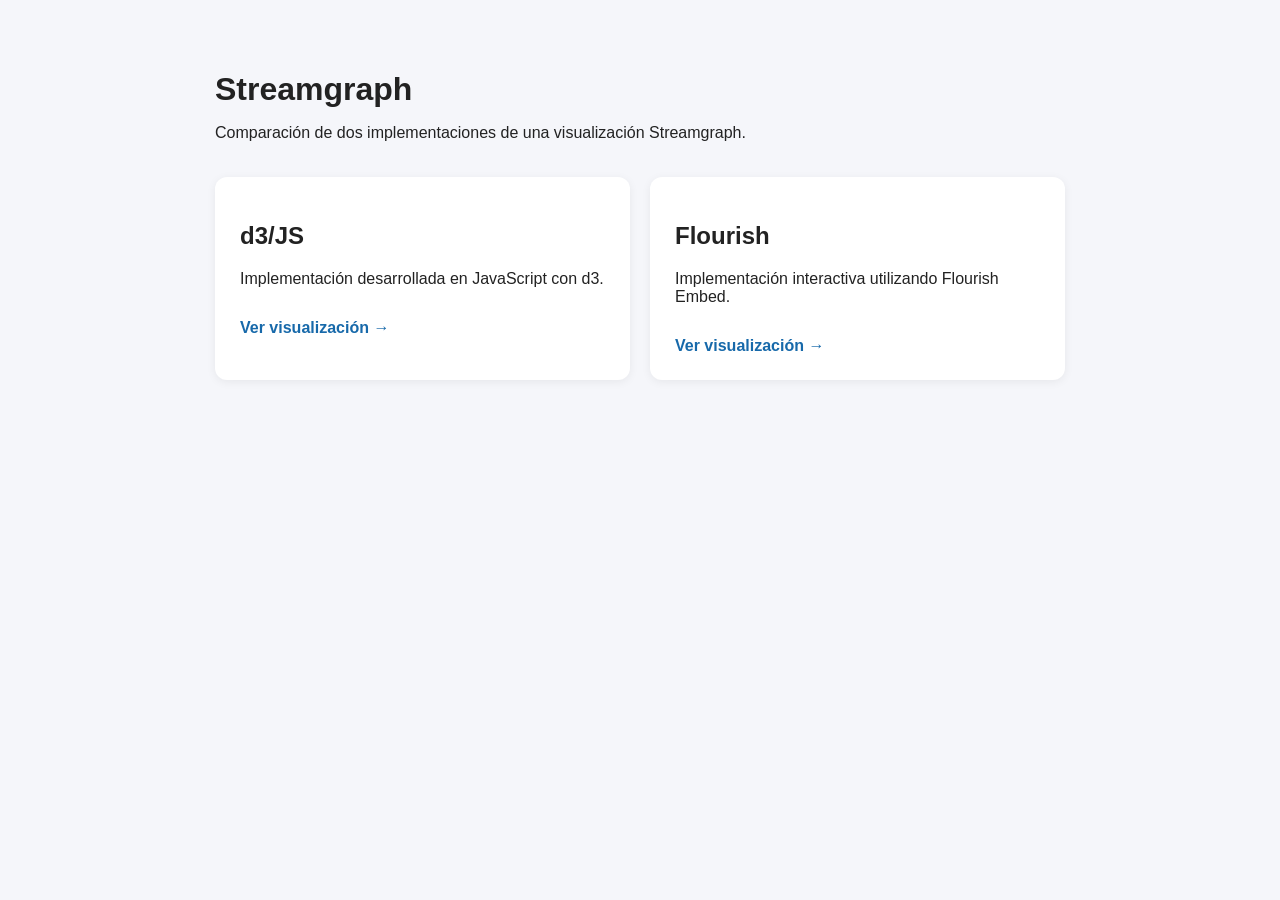
<file: index.html>
<!DOCTYPE html>
<html lang="es">
<head>
    <meta charset="UTF-8">
    <meta name="viewport" content="width=device-width, initial-scale=1">
    <title>Streamgraph | Visualizaciones</title>

    <style>
        * {
            box-sizing: border-box;
        }

        body {
            font-family: Arial, sans-serif;
            margin: 0;
            padding: 50px 20px;
            background: #f5f6fa;
            color: #222;
        }

        main {
            max-width: 850px;
            margin: auto;
        }

        h1 {
            margin-bottom: 10px;
        }

        .versions {
            display: grid;
            grid-template-columns: repeat(auto-fit, minmax(260px, 1fr));
            gap: 20px;
            margin-top: 35px;
        }

        .card {
            background: white;
            padding: 25px;
            border-radius: 12px;
            box-shadow: 0 2px 10px #00000010;
        }

        .card a {
            display: inline-block;
            margin-top: 15px;
            color: #1769aa;
            font-weight: bold;
            text-decoration: none;
        }

        .card a:hover {
            text-decoration: underline;
        }
    </style>
</head>

<body>
    <main>
        <h1>Streamgraph</h1>
        <p>Comparación de dos implementaciones de una visualización Streamgraph.</p>

        <section class="versions">

            <article class="card">
                <h2>d3/JS</h2>
                <p>Implementación desarrollada en JavaScript con d3.</p>
                <a href="infovis-chat/visualizations/streamgraph/sg_JS.html">
                    Ver visualización →
                </a>
            </article>

            <article class="card">
                <h2>Flourish</h2>
                <p>Implementación interactiva utilizando Flourish Embed.</p>
                <a href="infovis-chat/visualizations/streamgraph/sg_flourish.html">
                    Ver visualización →
                </a>
            </article>

        </section>
    </main>
</body>
</html>
</file>
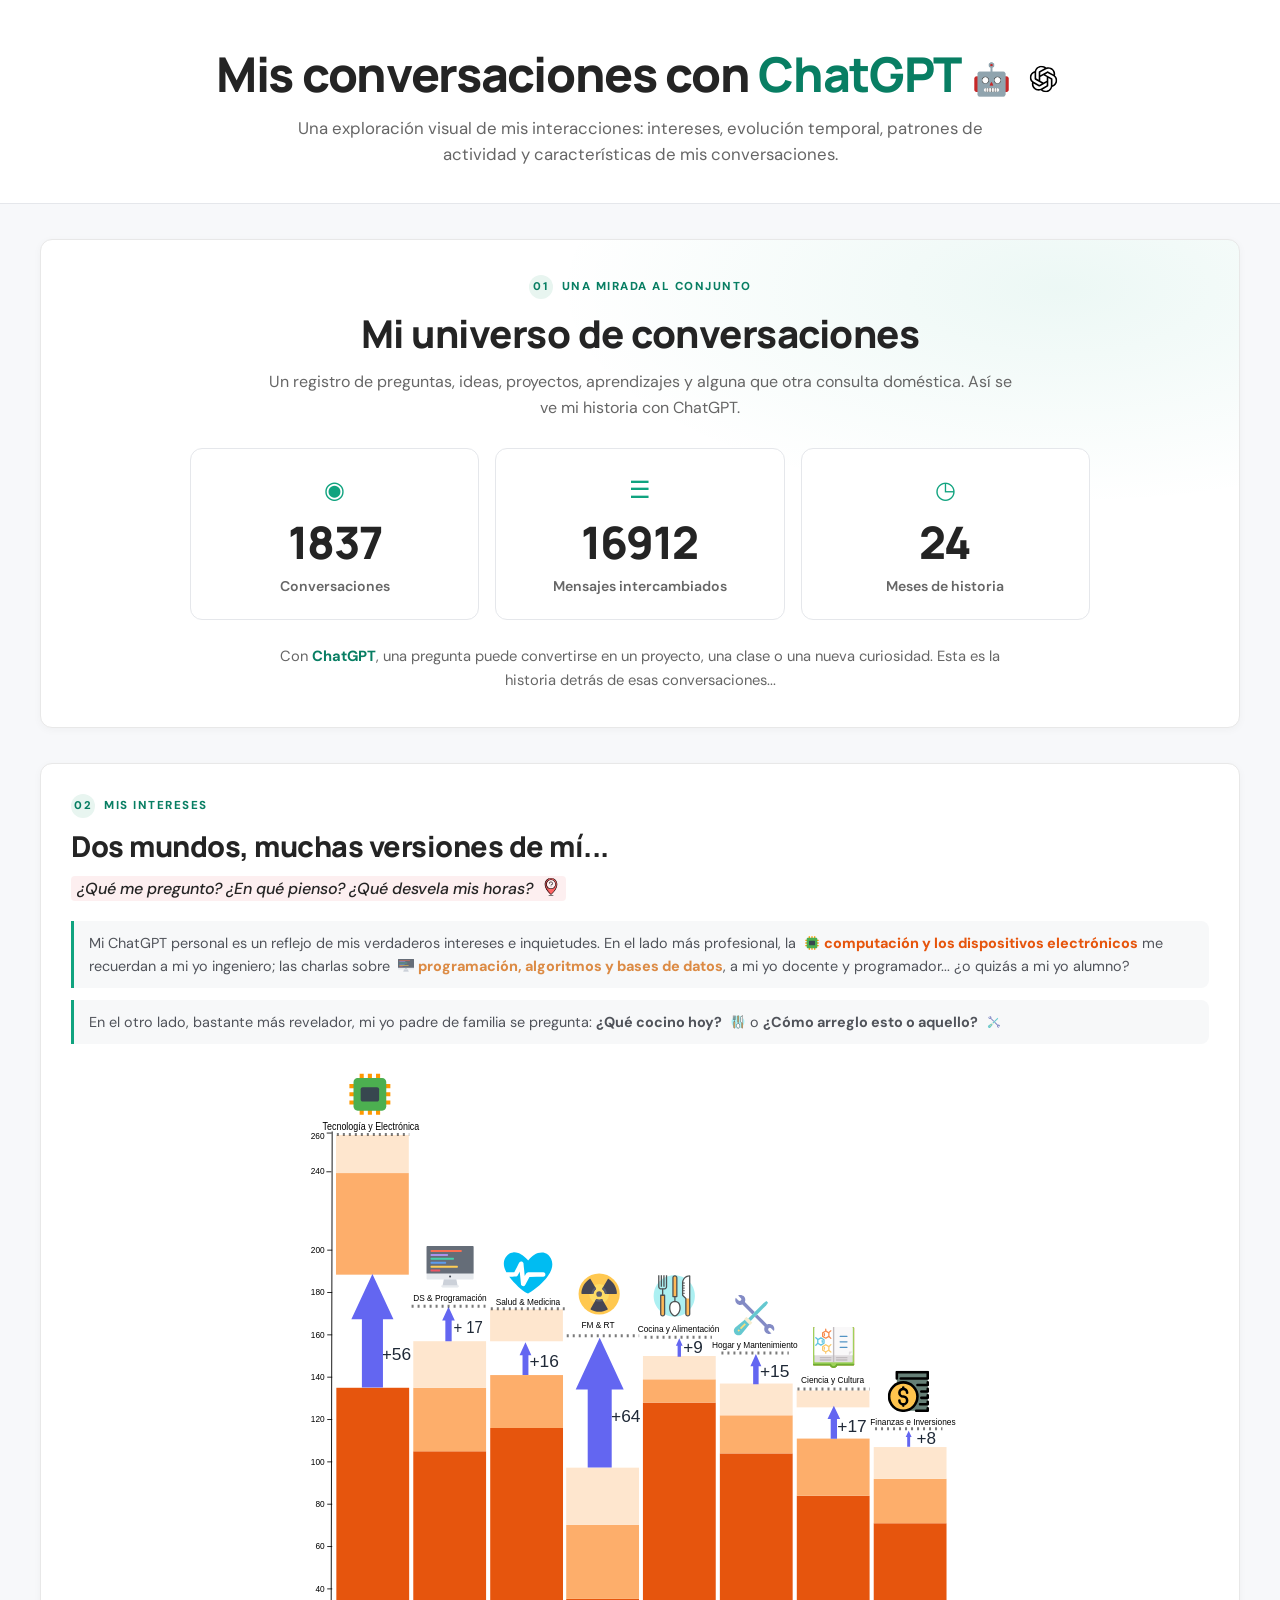
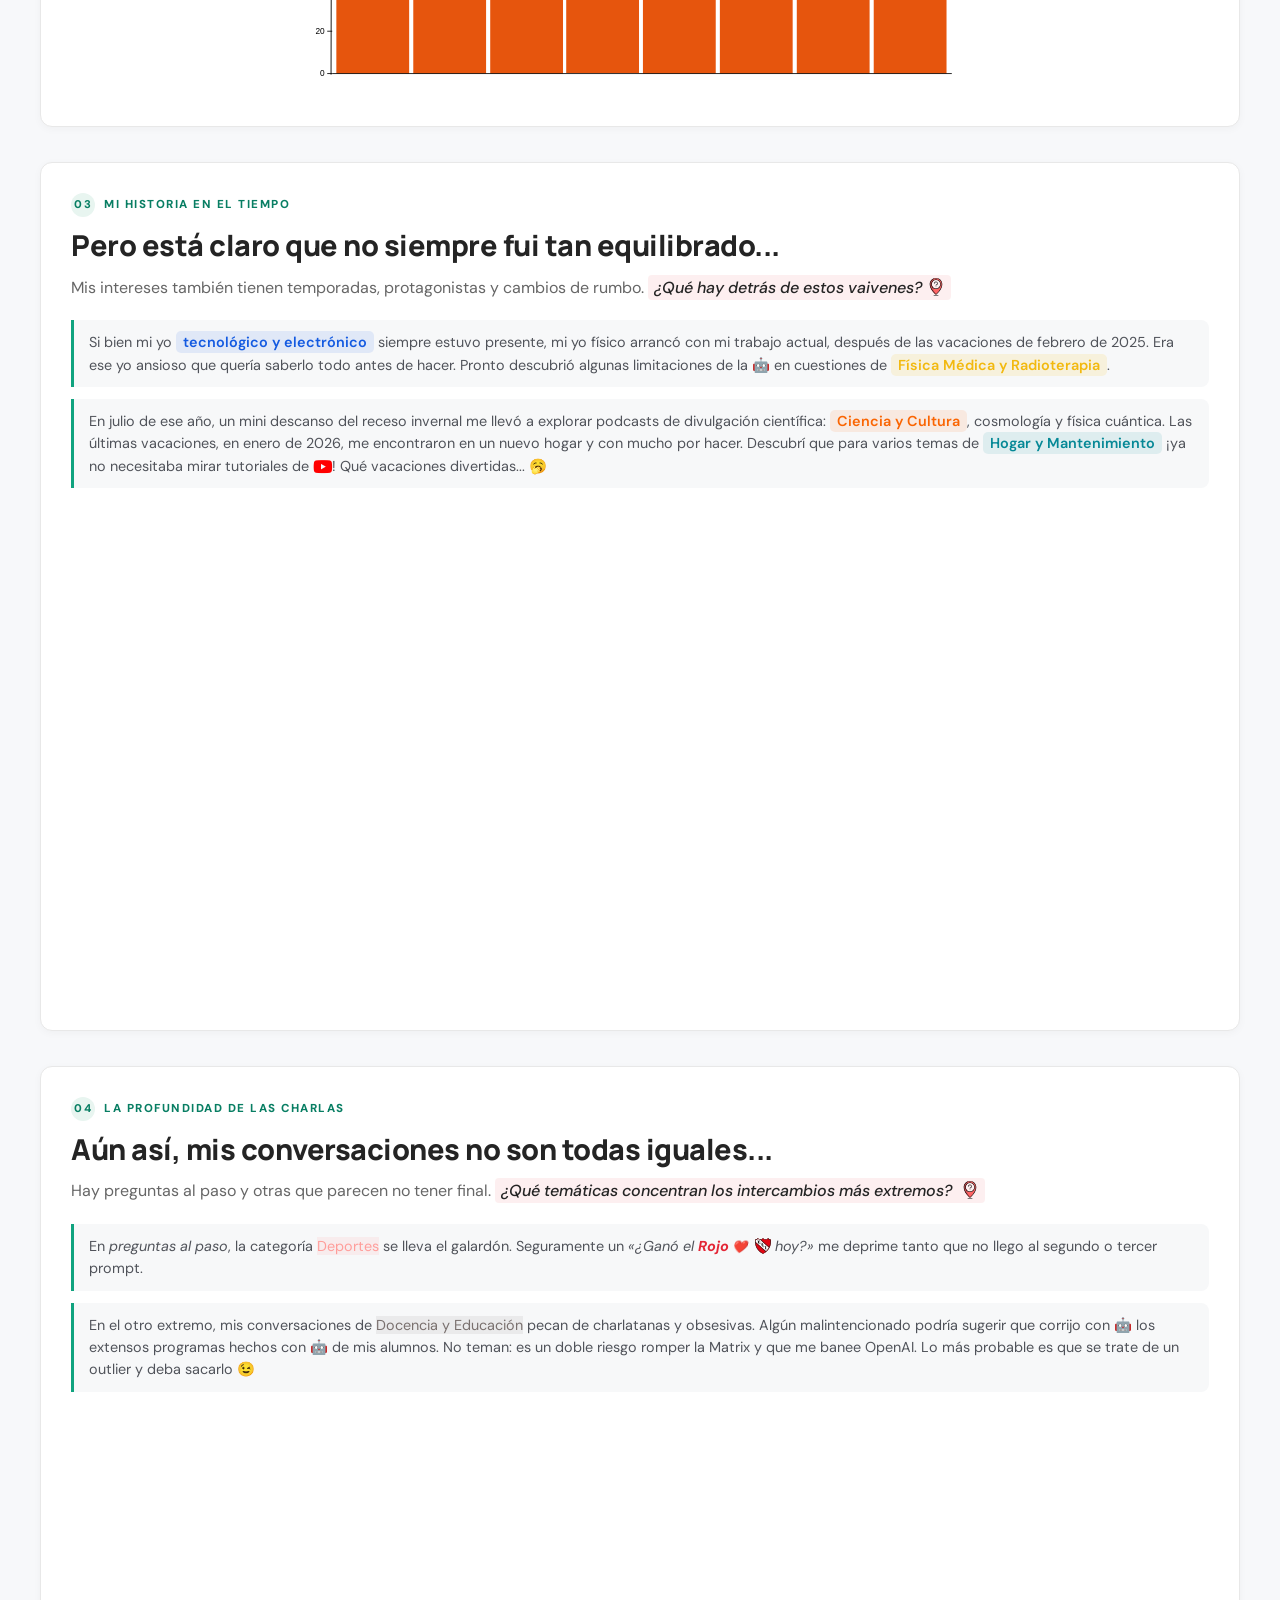
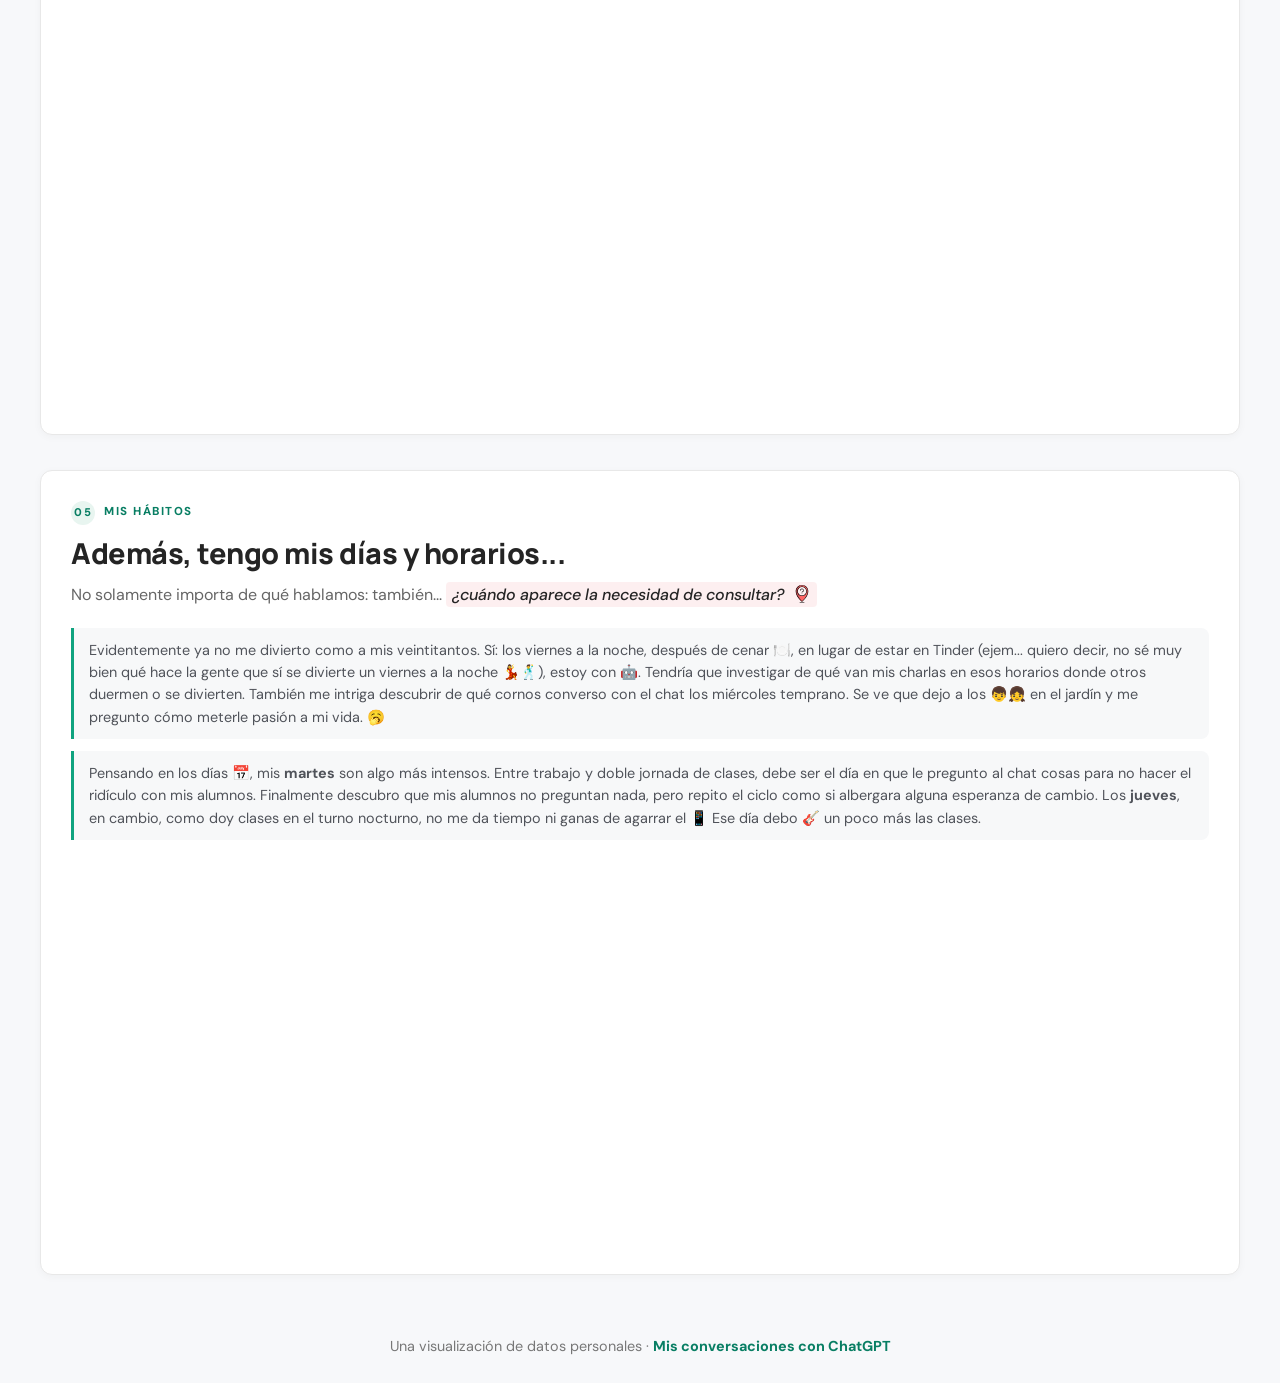
<file: infovis-chat/index.html>
<!DOCTYPE html>
<html lang="es">

<head>
  <meta charset="UTF-8">
  <meta name="viewport" content="width=device-width, initial-scale=1">

  <title>Mis conversaciones con ChatGPT</title>
  <!-- Estilos -->
  <link rel="stylesheet" href="css/styles.css">
  <link rel="stylesheet"
      href="https://cdnjs.cloudflare.com/ajax/libs/font-awesome/6.7.2/css/all.min.css">
  <!-- Tipografías -->
  <link rel="preconnect" href="https://fonts.googleapis.com">
  <link rel="preconnect" href="https://fonts.gstatic.com" crossorigin>
  <link
    href="https://fonts.googleapis.com/css2?family=DM+Sans:wght@400;500;600;700;800&family=Manrope:wght@500;600;700;800&display=swap"
    rel="stylesheet">
    

</head>

<body>

  <!-- HEADER -->

  <header>
    <div class="brand">
     
      <h1>
          Mis conversaciones con
          <span class="brand-chat">ChatGPT</span>
          <span class="brand-emoji">🤖</span>
          <img class="brand-mark" src="icons/openai.svg" alt="Logo OpenAI">
      </h1>
      
    </div>

    <p>
      Una exploración visual de mis interacciones:
      intereses, evolución temporal, patrones de actividad
      y características de mis conversaciones.
    </p>
  </header>


  <main>

    <!-- 01. OVERVIEW -->

    <section class="overview">

      <div class="chapter-label" style="justify-content:center">
        <span class="chapter-number">01</span>
        Una mirada al conjunto
      </div>

      <h2>Mi universo de conversaciones</h2>

      <p class="overview-intro">
        Un registro de preguntas, ideas, proyectos,
        aprendizajes y alguna que otra consulta doméstica.
        Así se ve mi historia con ChatGPT.
      </p>

      <div class="stats">

        <div class="stat-card">
          <div class="stat-icon">◉</div>
          <span class="stat-number">1837</span>
          <span class="stat-label">Conversaciones</span>
        </div>

        <div class="stat-card">
          <div class="stat-icon">☰</div>
          <span class="stat-number">16912</span>
          <span class="stat-label">Mensajes intercambiados</span>
        </div>

        <div class="stat-card">
          <div class="stat-icon">◷</div>
          <span class="stat-number">24</span>
          <span class="stat-label">Meses de historia</span>
        </div>

      </div>

      <p class="overview-footer">
        Con <strong>ChatGPT</strong>, una pregunta puede convertirse
        en un proyecto, una clase o una nueva curiosidad.
        Esta es la historia detrás de esas conversaciones...
      </p>

    </section>


    <!-- 02. MIS DOS MUNDOS: RAWGRAPHS -->

    <section>

      <div class="chapter-label">
        <span class="chapter-number">02</span>
        Mis intereses
      </div>

      <h2>Dos mundos, muchas versiones de mí...</h2>

      <p class="description">
        <span class="question">
          ¿Qué me pregunto? ¿En qué pienso? ¿Qué desvela mis horas?
        </span>
      </p>

      <div class="story">
        <p>
          Mi ChatGPT personal es un reflejo de mis verdaderos intereses
          e inquietudes. En el lado más profesional, la
          <img class="story-icon-inline" src="visualizations/rawgraphs/svgs/electronics-svgrepo-com.svg"
            alt="Electrónica">
          <span class="highlight-top1">computación y los dispositivos electrónicos</span>
          me recuerdan a mi yo ingeniero; las charlas sobre
          <img class="story-icon-inline" src="visualizations/rawgraphs/svgs/programming-monitor-svgrepo-com.svg"
            alt="programación">
          <span class="highlight-top2">programación, algoritmos y bases de datos</span>,
          a mi yo docente y programador... ¿o quizás a mi yo alumno?
        </p>
      </div>

      <div class="story">


        <p>
          En el otro lado, bastante más revelador, mi yo padre de familia
          se pregunta: <strong>¿Qué cocino hoy?</strong>

          <img class="story-icon-inline" src="visualizations/rawgraphs/svgs/utensils-svgrepo-com.svg" alt="Cocina">

          o <strong>¿Cómo arreglo esto o aquello?</strong>

          <img class="story-icon-inline"
            src="visualizations/rawgraphs/svgs/equipment-maintenance-screwdriver-tools-wrench-svgrepo-com.svg"
            alt="Mantenimiento">
        </p>

      </div>

      <div class="visualization rawgraphs-container">

        <object id="grafico-rawgraphs" data="visualizations/rawgraphs/rawgraph%20-%20edit_v3.svg" type="image/svg+xml"
          aria-label="Gráfico de barras apiladas por área y subcategoría">

          <p>
            No se pudo cargar el gráfico SVG.
            <a href="visualizations/rawgraphs/rawgraph%20-%20edit_v3.svg">
              Abrir gráfico
            </a>
          </p>

        </object>

      </div>

    </section>


    <!-- 03. EVOLUCIÓN TEMPORAL: FLOURISH -->

    <section>

      <div class="chapter-label">
        <span class="chapter-number">03</span>
        Mi historia en el tiempo
      </div>

      <h2>Pero está claro que no siempre fui tan equilibrado...</h2>

      <p class="description">
        Mis intereses también tienen temporadas, protagonistas
        y cambios de rumbo.
        <span class="question">¿Qué hay detrás de estos vaivenes?</span>
      </p>

      <div class="story">
        <p>
          Si bien mi yo
          <span class="cat-tecnologia">tecnológico y electrónico</span>
          siempre estuvo presente, mi yo físico arrancó con mi trabajo actual,
          después de las vacaciones de febrero de 2025.
          Era ese yo ansioso que quería saberlo todo antes de hacer.
          Pronto descubrió algunas limitaciones de la 🤖 en cuestiones de
          <span class="cat-fisica">Física Médica y Radioterapia</span>.
        </p>
      </div>

      <div class="story">
        <p>
          En julio de ese año, un mini descanso del receso invernal
          me llevó a explorar podcasts de divulgación científica:
          <span class="cat-ciencia">Ciencia y Cultura</span>,
          cosmología y física cuántica.
          Las últimas vacaciones, en enero de 2026, me encontraron
          en un nuevo hogar y con mucho por hacer.
          Descubrí que para varios temas de
          <span class="cat-hogar">Hogar y Mantenimiento</span>
          ¡ya no necesitaba mirar tutoriales de <i class="fa-brands fa-youtube youtube-icon"></i>!
          Qué vacaciones divertidas... 🥱
        </p>
      </div>

      <div class="visualization flourish-container">

        <div class="flourish-embed flourish-chart" data-src="visualisation/30913455">

          <script src="https://public.flourish.studio/resources/embed.js"></script>

          <noscript>
            <img src="https://public.flourish.studio/visualisation/30913455/thumbnail" width="100%"
              alt="Evolución temporal de las áreas temáticas">
          </noscript>

        </div>

        <div class="flourish-fallback" data-for="visualisation/30913455">
        </div>

      </div>

    </section>


    <!-- 04. PROFUNDIDAD: TABLEAU -->

    <section>

      <div class="chapter-label">
        <span class="chapter-number">04</span>
        La profundidad de las charlas
      </div>

      <h2>Aún así, mis conversaciones no son todas iguales...</h2>

      <p class="description">
        Hay preguntas al paso y otras que parecen no tener final.
        <span class="question">
          ¿Qué temáticas concentran los intercambios más extremos?
        </span>
      </p>

      <div class="story">
        <p>
          En <i>preguntas al paso</i>, la categoría
          <span class="cat-deportes">Deportes</span>
          se lleva el galardón. Seguramente un
          <em>
              «¿Ganó el
              <span class="cat-rojo">Rojo</span>
              <img class="story-icon-inline"
                  src="icons/cai-logo.svg"
                  alt="Escudo de Independiente">
              hoy?»
          </em>
          me deprime tanto que no llego al segundo o tercer prompt.
        </p>
      </div>

      <div class="story">
        <p>
          En el otro extremo, mis conversaciones de
          <span class="cat-docencia">Docencia y Educación</span>
          pecan de charlatanas y obsesivas.
          Algún malintencionado podría sugerir que corrijo con 🤖
          los extensos programas hechos con 🤖 de mis alumnos.
          No teman: es un doble riesgo romper la Matrix y que me banee OpenAI.
          Lo más probable es que se trate de un outlier y deba sacarlo 😉
        </p>
      </div>

      <div class="visualization tableau-container">

        <div class="tableauPlaceholder" id="viz1794778370901" style="position: relative">

          <noscript>
            <a href="#">
              <img alt="Gráfico de conversaciones por área temática"
                src="https://public.tableau.com/static/images/mi/misChats/Sheet1/1_rss.png" style="border: none">
            </a>
          </noscript>

          <object class="tableauViz" style="display:none;">

            <param name="host_url" value="https%3A%2F%2Fpublic.tableau.com%2F">
            <param name="embed_code_version" value="3">
            <param name="site_root" value="">
            <param name="name" value="misChats/Sheet1">
            <param name="tabs" value="no">
            <param name="toolbar" value="yes">
            <param name="static_image" value="https://public.tableau.com/static/images/mi/misChats/Sheet1/1.png">
            <param name="animate_transition" value="yes">
            <param name="display_static_image" value="yes">
            <param name="display_spinner" value="yes">
            <param name="display_overlay" value="yes">
            <param name="display_count" value="yes">
            <param name="language" value="en-US">

          </object>

        </div>

      </div>

    </section>


    <!-- 05. DÍAS Y HORARIOS: DATAWRAPPER -->

    <section>

      <div class="chapter-label">
        <span class="chapter-number">05</span>
        Mis hábitos
      </div>

      <h2>Además, tengo mis días y horarios...</h2>

      <p class="description">
        No solamente importa de qué hablamos:
        también...
        <span class="question">
          ¿cuándo aparece la necesidad de consultar?
        </span>
      </p>

      <div class="story">
        <p>
          Evidentemente ya no me divierto como a mis veintitantos.
          Sí: los viernes a la noche, después de cenar 🍽️, en lugar de estar en Tinder
          (ejem... quiero decir, no sé muy bien qué hace la gente que
          sí se divierte un viernes a la noche 💃🕺), estoy con 🤖.
          Tendría que investigar de qué van mis charlas en esos horarios
          donde otros duermen o se divierten.
          También me intriga descubrir de qué cornos converso con el chat
          los miércoles temprano. Se ve que dejo a los 👦👧 en el jardín
          y me pregunto cómo meterle pasión a mi vida. 🥱
        </p>
      </div>

      <div class="story">
        <p>
          Pensando en los días 📅, mis <strong>martes</strong> son algo más intensos.
          Entre trabajo y doble jornada de clases, debe ser el día en que
          le pregunto al chat cosas para no hacer el ridículo con mis alumnos.
          Finalmente descubro que mis alumnos no preguntan nada,
          pero repito el ciclo como si albergara alguna esperanza de cambio.
          Los <strong>jueves</strong>, en cambio, como doy clases en el turno
          nocturno, no me da tiempo ni ganas de agarrar el 📱
          Ese día debo 🎸 un poco más las clases.
        </p>
      </div>

      <div class="visualization datawrapper-container">

        <div style="min-height:392px" id="datawrapper-vis-0KjCY">

          <script type="text/javascript" defer src="https://datawrapper.dwcdn.net/0KjCY/embed.js" charset="utf-8"
            data-target="#datawrapper-vis-0KjCY">
            </script>

          <noscript>
            <img src="https://datawrapper.dwcdn.net/0KjCY/full.png" alt="Actividad por día y franja horaria">
          </noscript>

        </div>

      </div>

    </section>

  </main>


  <footer>
    Una visualización de datos personales ·
    <strong>Mis conversaciones con ChatGPT</strong>
  </footer>


  <!-- TABLEAU JAVASCRIPT API -->

  <script src="js/tableau-api.js" defer></script>

  <!-- TOOLTIP SVG -->

  <script src="js/tooltips.js" defer></script>

</body>

</html>
</file>
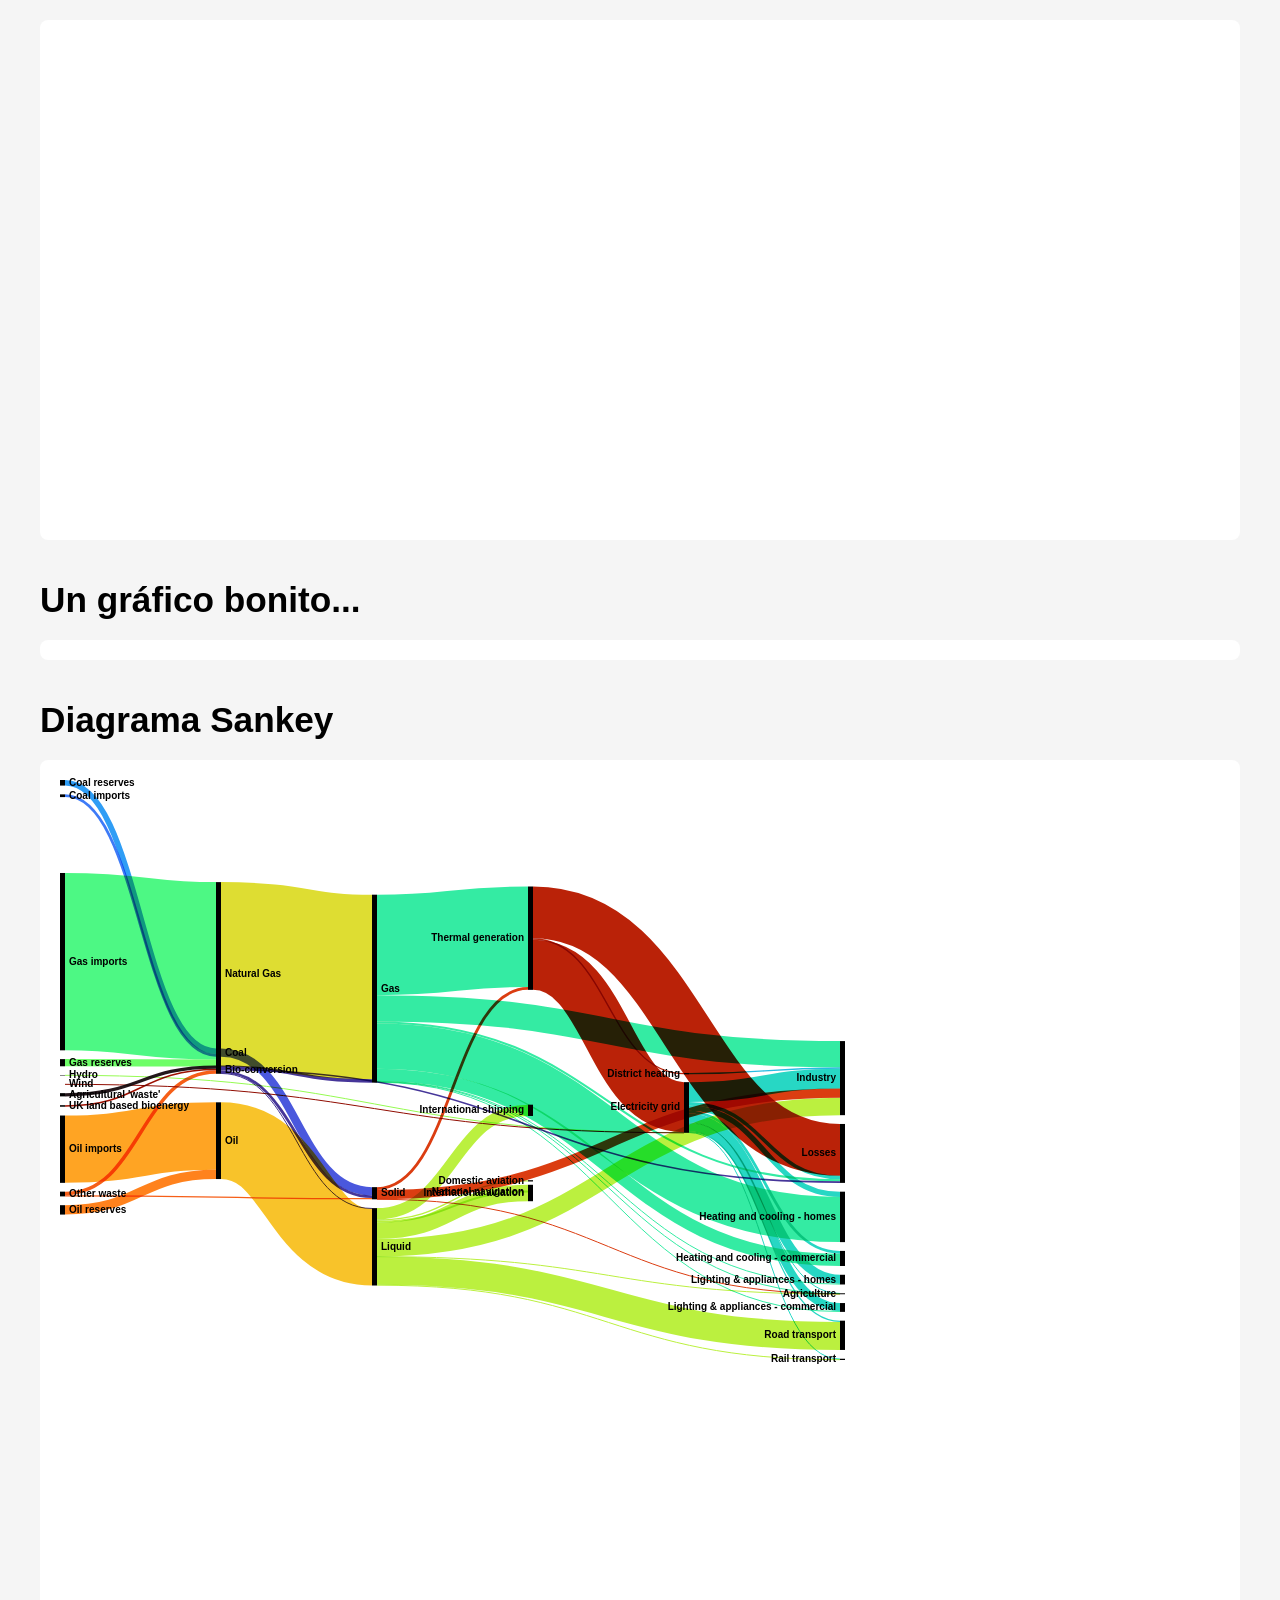
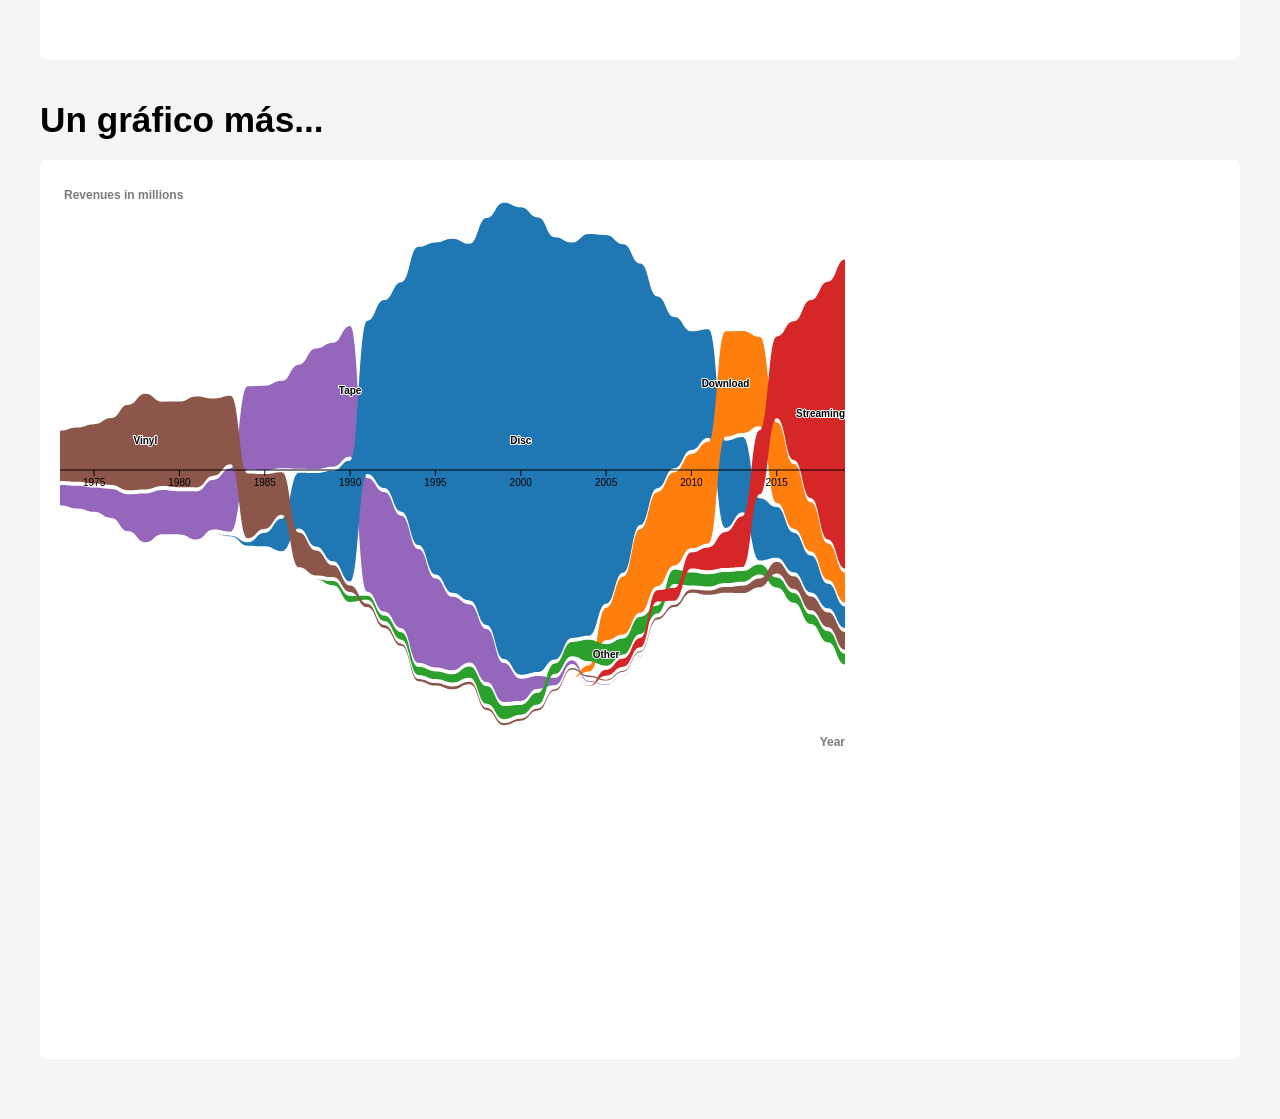
<file: about.html>
<!DOCTYPE html>
<html lang="es">
<head>
  <meta charset="utf-8">
  <meta name="viewport" content="width=device-width, initial-scale=1">

  <title>Mis trabajos de InfoVis</title>

  <style>
    * {
      box-sizing: border-box;
    }

    body {
      font-family: Arial, sans-serif;
      margin: 0;
      padding: 20px;
      background-color: #f5f5f5;
    }

    main {
      width: 100%;
      max-width: 1200px;
      margin: 0 auto;
    }

    h1 {
      font-size: clamp(1.5rem, 4vw, 2.2rem);
      margin: 30px 0 20px;
    }

    .grafico {
      width: 100%;
      margin: 0 auto 40px;
      background-color: white;
      padding: 10px;
      border-radius: 8px;
      overflow: hidden;
    }

    .grafico object {
      display: block;
      width: 100%;
      height: auto;
      min-height: 300px;
    }

    /* Datawrapper */
    .datawrapper-container {
        width: 100%;
        min-height: 500px;
    }
    
    .datawrapper-container iframe {
        width: 100% !important;
        border: none;
    }

    @media (max-width: 600px) {
      body {
        padding: 12px;
      }

      .grafico {
          width: 100%;
          margin: 0 auto 40px;
          background-color: white;
          padding: 15px;
          border-radius: 8px;
          overflow: hidden;
      }
      
      /* Gráficos SVG */
      .grafico object {
          display: block;
          width: 100%;
          height: 550px;
          border: none;
      }
      
      /* Flourish */
      .flourish-embed {
          width: 100%;
      }
  </style>
</head>

<body>

  <main>

    <div class="grafico">
      <div id="datawrapper-vis-c4onR" class="datawrapper-container">
        <script type="text/javascript" defer src="https://datawrapper.dwcdn.net/c4onR/embed.js" charset="utf-8" data-target="#datawrapper-vis-c4onR"></script>
        <noscript><img src="https://datawrapper.dwcdn.net/c4onR/full.png" alt="🍕 Pizza &amp;amp; toppings: a matter of sex (Range Plot)" />
        </noscript>
      </div>
    </div>
    
    <h1>Un gráfico bonito...</h1>

    <div class="grafico">
      <div class="flourish-embed flourish-chart"
           data-src="visualisation/30757399">
        <script src="https://public.flourish.studio/resources/embed.js"></script>
        <noscript>
          <img
            src="https://public.flourish.studio/visualisation/30757399/thumbnail"
            width="100%"
            alt="Gráfico de Flourish">
        </noscript>
      </div>
    </div>

    <h1>Diagrama Sankey</h1>

    <div class="grafico">
      <object type="image/svg+xml" data="imgs/sankey.svg">
        <img src="imgs/sankey.svg" alt="Diagrama Sankey">
      </object>
    </div>

    <h1>Un gráfico más...</h1>

    <div class="grafico">
      <object type="image/svg+xml" data="imgs/bumpchart.svg">
        <img src="imgs/bumpchart.svg" alt="Gráfico Bump Chart">
      </object>
    </div>

  </main>

</body>
</html>
</file>
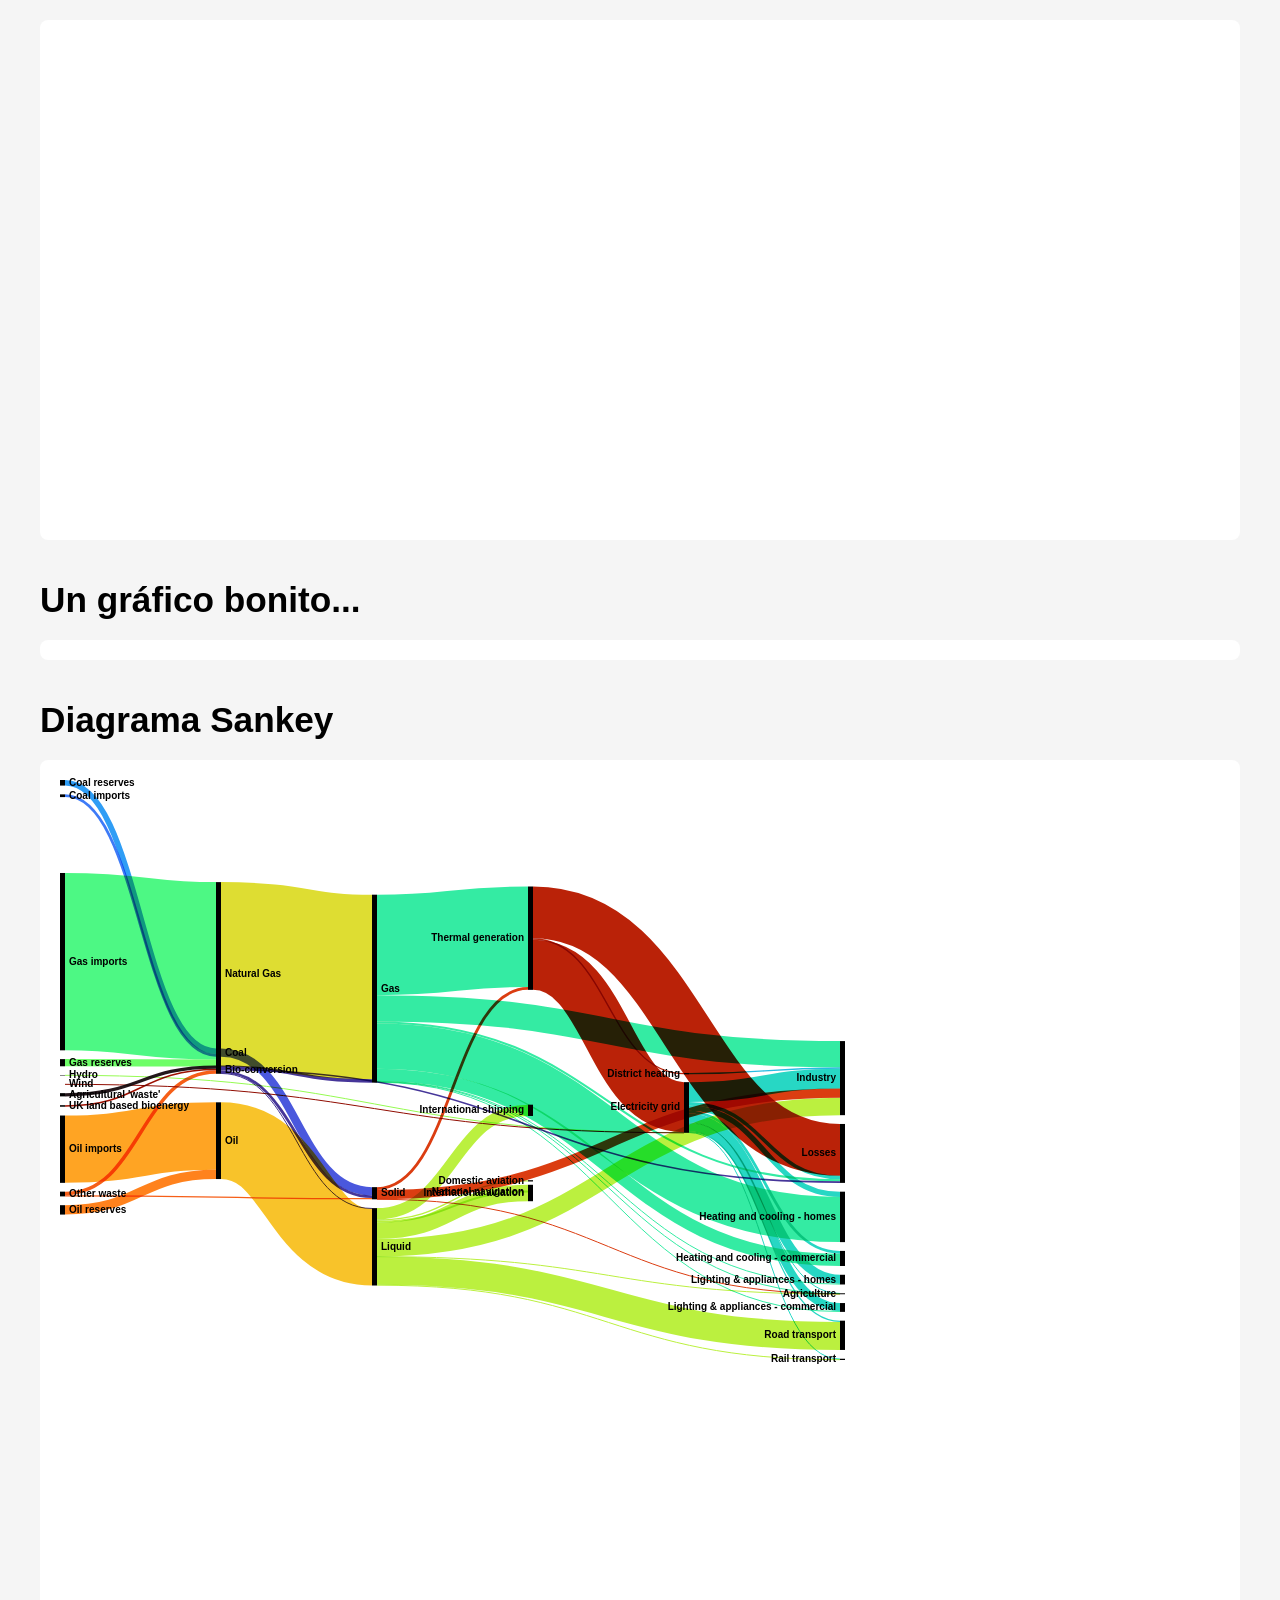
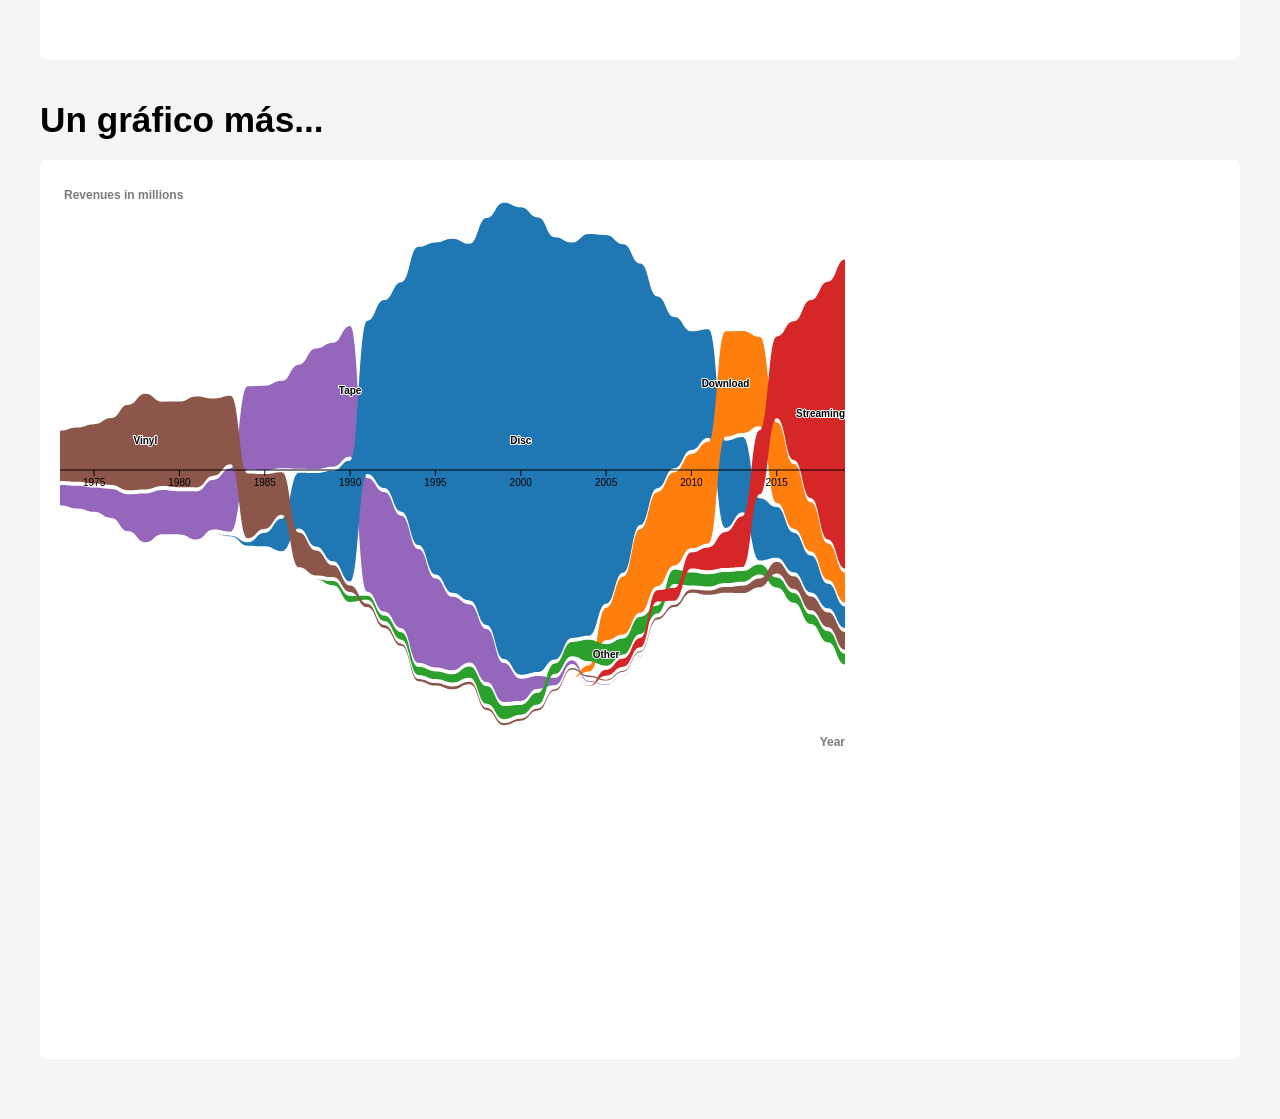
<file: index-main.html>
<!DOCTYPE html>
<html lang="es">
<head>
  <meta charset="utf-8">
  <meta name="viewport" content="width=device-width, initial-scale=1">

  <title>Mis trabajos de InfoVis</title>

  <style>
    * {
      box-sizing: border-box;
    }

    body {
      font-family: Arial, sans-serif;
      margin: 0;
      padding: 20px;
      background-color: #f5f5f5;
    }

    main {
      width: 100%;
      max-width: 1200px;
      margin: 0 auto;
    }

    h1 {
      font-size: clamp(1.5rem, 4vw, 2.2rem);
      margin: 30px 0 20px;
    }

    .grafico {
      width: 100%;
      margin: 0 auto 40px;
      background-color: white;
      padding: 10px;
      border-radius: 8px;
      overflow: hidden;
    }

    .grafico object {
      display: block;
      width: 100%;
      height: auto;
      min-height: 300px;
    }

    /* Datawrapper */
    .datawrapper-container {
        width: 100%;
        min-height: 500px;
    }
    
    .datawrapper-container iframe {
        width: 100% !important;
        border: none;
    }

    @media (max-width: 600px) {
      body {
        padding: 12px;
      }

      .grafico {
          width: 100%;
          margin: 0 auto 40px;
          background-color: white;
          padding: 15px;
          border-radius: 8px;
          overflow: hidden;
      }
      
      /* Gráficos SVG */
      .grafico object {
          display: block;
          width: 100%;
          height: 550px;
          border: none;
      }
      
      /* Flourish */
      .flourish-embed {
          width: 100%;
      }
  </style>
</head>

<body>

  <main>

    <div class="grafico">
      <div id="datawrapper-vis-c4onR" class="datawrapper-container">
        <script type="text/javascript" defer src="https://datawrapper.dwcdn.net/c4onR/embed.js" charset="utf-8" data-target="#datawrapper-vis-c4onR"></script>
        <noscript><img src="https://datawrapper.dwcdn.net/c4onR/full.png" alt="🍕 Pizza &amp;amp; toppings: a matter of sex (Range Plot)" />
        </noscript>
      </div>
    </div>
    
    <h1>Un gráfico bonito...</h1>

    <div class="grafico">
      <div class="flourish-embed flourish-chart"
           data-src="visualisation/30757399">
        <script src="https://public.flourish.studio/resources/embed.js"></script>
        <noscript>
          <img
            src="https://public.flourish.studio/visualisation/30757399/thumbnail"
            width="100%"
            alt="Gráfico de Flourish">
        </noscript>
      </div>
    </div>

    <h1>Diagrama Sankey</h1>

    <div class="grafico">
      <object type="image/svg+xml" data="sankey.svg">
        <img src="sankey.svg" alt="Diagrama Sankey">
      </object>
    </div>

    <h1>Un gráfico más...</h1>

    <div class="grafico">
      <object type="image/svg+xml" data="bumpchart.svg">
        <img src="bumpchart.svg" alt="Gráfico Bump Chart">
      </object>
    </div>

  </main>

</body>
</html>
</file>
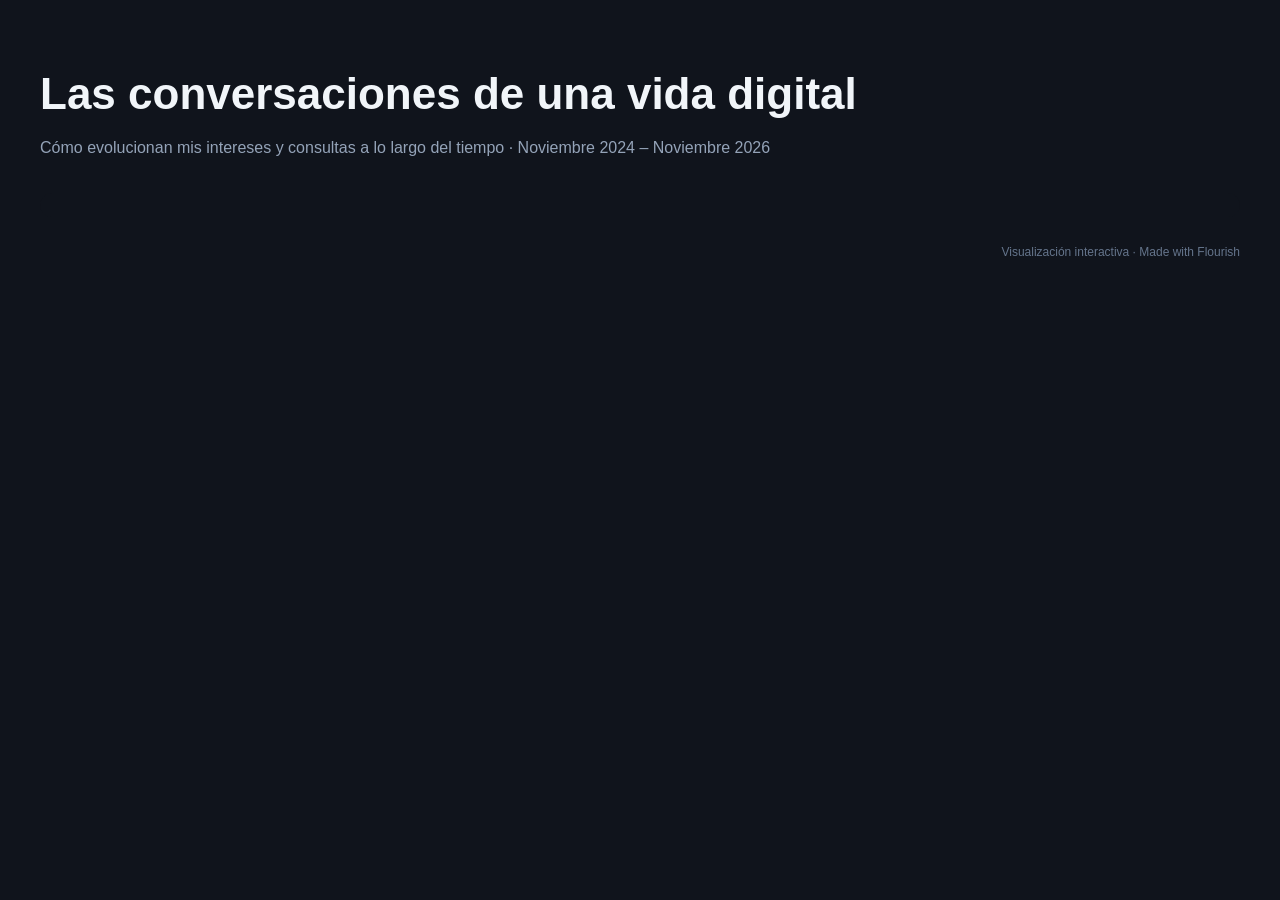
<file: infovis-chat/visualizations/streamgraph/flourishJS.html>
<!DOCTYPE html>
<html lang="es">
<head>
  <meta charset="UTF-8">
  <meta name="viewport" content="width=device-width, initial-scale=1.0">
  <title>Las conversaciones de una vida digital</title>

  <style>
    * {
      box-sizing: border-box;
    }

    body {
      margin: 0;
      padding: 40px 24px;
      background: #10141C;
      color: #F1F5F9;
      font-family: Arial, Helvetica, sans-serif;
    }

    main {
      max-width: 1200px;
      margin: 0 auto;
    }

    header {
      margin-bottom: 32px;
    }

    h1 {
      font-size: clamp(28px, 4vw, 44px);
      margin-bottom: 12px;
      font-weight: 700;
    }

    .subtitle {
      color: #94A3B8;
      font-size: 16px;
      line-height: 1.6;
    }

    .chart-container {
      background: #10141C;
      border-radius: 12px;
      overflow: hidden;
      padding: 12px 0;
    }

    footer {
      margin-top: 28px;
      color: #64748B;
      font-size: 12px;
      text-align: right;
    }
  </style>
</head>

<body>
  <main>
    <header>
      <h1>Las conversaciones de una vida digital</h1>
      <p class="subtitle">
        Cómo evolucionan mis intereses y consultas a lo largo del tiempo
        · Noviembre 2024 – Noviembre 2026
      </p>
    </header>

    <section class="chart-container">
      <div class="flourish-embed flourish-chart"
           data-src="visualisation/30869242">
        <script src="https://public.flourish.studio/resources/embed.js"></script>
        <noscript>
          <img
            src="https://public.flourish.studio/visualisation/30869242/thumbnail"
            width="100%"
            alt="Evolución mensual de las conversaciones por temática">
        </noscript>
      </div>
    </section>

    <footer>
      Visualización interactiva · Made with Flourish
    </footer>
  </main>
</body>
</html>
</file>
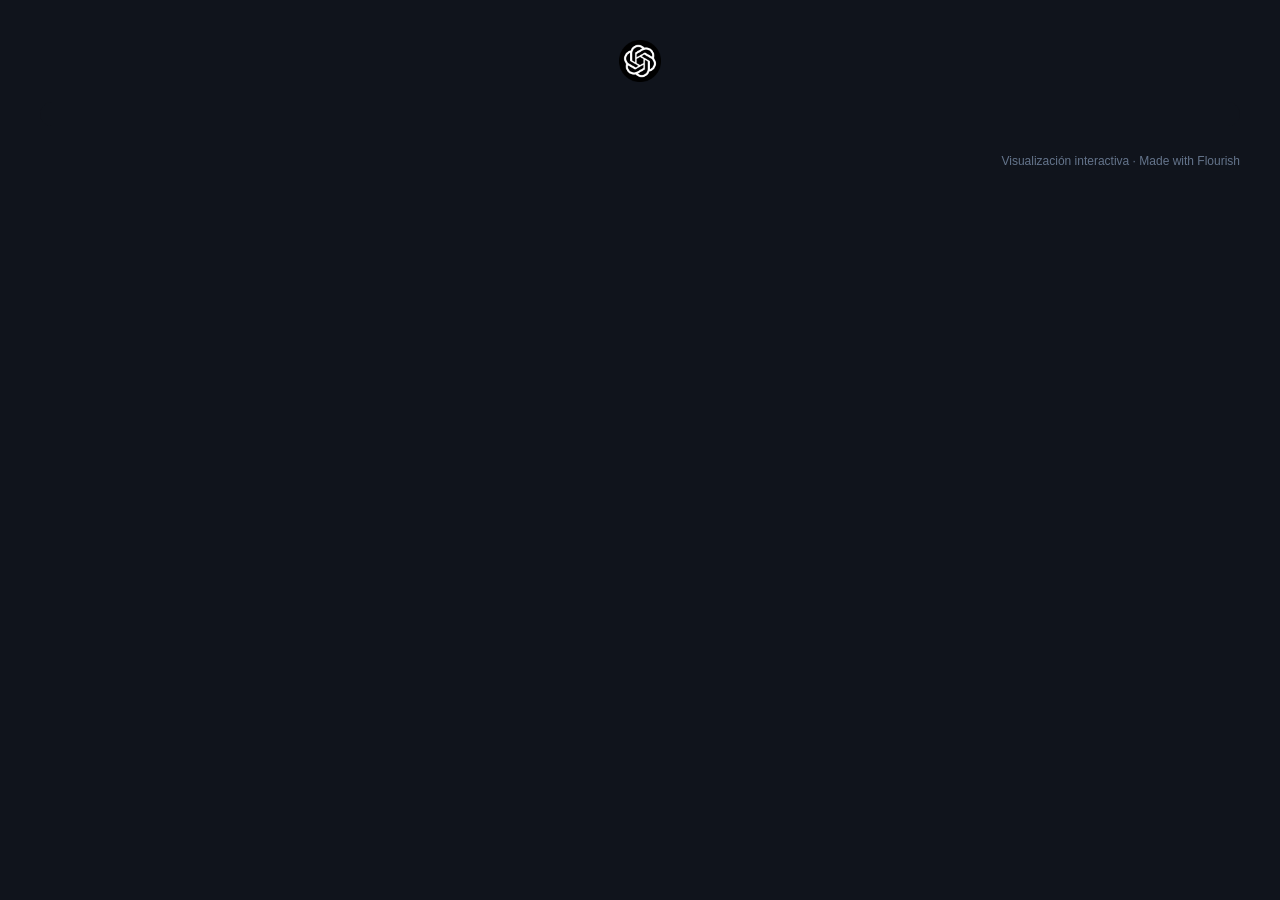
<file: infovis-chat/visualizations/streamgraph/sg_flourish.html>
<!DOCTYPE html>
<html lang="es">
<head>
  <meta charset="UTF-8">
  <meta name="viewport" content="width=device-width, initial-scale=1.0">
  <title>¿Qué le pregunto a la IA?</title>

  <style>
    * {
      box-sizing: border-box;
    }

    body {
      margin: 0;
      padding: 40px 24px;
      background: #10141C;
      color: #F1F5F9;
      font-family: Arial, Helvetica, sans-serif;
    }

    main {
      max-width: 1200px;
      margin: 0 auto;
    }

    header {
      margin-bottom: 20px;
    }

    .project-icon {
      display: flex;
      justify-content: center;
      margin-bottom: 20px;
    }

    .project-icon img {
      width: 42px;
      height: 42px;
      object-fit: contain;
    }

    .chart-container {
      background: #10141C;
      border-radius: 12px;
      overflow: hidden;
      padding: 12px 0;
    }

    footer {
      margin-top: 28px;
      color: #64748B;
      font-size: 12px;
      text-align: right;
    }

    @media (max-width: 600px) {
      body {
        padding: 24px 12px;
      }

      .project-icon img {
        width: 36px;
        height: 36px;
      }
    }
  </style>
</head>

<body>
  <main>

    <header>
      <div class="project-icon">
        <img src="https://fedeberaldo.github.io/infovis/infovis-chat/icons/chat-gpt.png"
     alt="ChatGPT">
      </div>
    </header>

    <section class="chart-container">
      <div class="flourish-embed flourish-chart"
           data-src="visualisation/30869242">
        <script src="https://public.flourish.studio/resources/embed.js"></script>
        <noscript>
          <img
            src="https://public.flourish.studio/visualisation/30869242/thumbnail"
            width="100%"
            alt="Evolución mensual de las conversaciones por temática">
        </noscript>
      </div>
    </section>

    <footer>
      Visualización interactiva · Made with Flourish
    </footer>

  </main>
</body>
</html>
</file>
<file: infovis-chat/css/styles.css>
* {
    box-sizing: border-box;
}

:root {
    --green: #10a37f;
    --green-dark: #087e63;
    --green-light: #e8f5f0;

    --text: #242424;
    --muted: #666;
    --border: #e5e7eb;

    --top1: #E6550D;
    --top2: #FDAE6B;
    --top3: #FEE6CE;
    --others: #6366F1;

    --blue: #3976b9;
    --yellow: #b68d17;
    --orange: #e67e22;
    --teal: #39a69b;
    --gray: #45464a;
}

body {
    margin: 0;
    font-family: "DM Sans", Arial, Helvetica, sans-serif;
    background: #f7f8fa;
    color: var(--text);
    line-height: 1.6;
}

/* HEADER */

header {
    padding: 45px 20px 35px;
    text-align: center;
    background: #ffffff;
    border-bottom: 1px solid var(--border);
}

.brand {
    display: flex;
    justify-content: center;
    align-items: center;
    gap: 12px;
    margin-bottom: 10px;
}

.brand-emoji {
    font-size: 0.65em;
    vertical-align: middle;
    margin-left: 3px;
}

.brand-mark {
    width: 0.85em;
    height: 0.85em;
    object-fit: contain;
    vertical-align: middle;
    margin-left: 5px;
}

header h1 {
    margin: 0;
    font-family: "Manrope", sans-serif;
    font-size: clamp(2rem, 4vw, 3rem);
    font-weight: 800;
    letter-spacing: -1.3px;
    line-height: 1.2;
}

.brand-chat {
    color: var(--green-dark);
}

header p {
    max-width: 750px;
    margin: 12px auto 0;
    color: var(--muted);
    font-size: 1.05rem;
}

/* MAIN */

main {
    width: min(1200px, 94%);
    margin: 35px auto;
}

/* SECCIONES */

section {
    margin-bottom: 35px;
    padding: 30px;
    background: #ffffff;
    border: 1px solid #e8e8e8;
    border-radius: 12px;
    box-shadow: 0 2px 8px rgba(0, 0, 0, 0.035);
}

section h2 {
    margin: 0 0 10px;
    font-family: "Manrope", sans-serif;
    font-size: clamp(1.3rem, 2.5vw, 1.8rem);
    font-weight: 800;
    letter-spacing: -.5px;
    line-height: 1.3;
}

section .description {
    margin: 0 0 20px;
    color: var(--muted);
    line-height: 1.6;
}

section .description .question {
    font-style: italic;
    font-weight: 500;
    color: var(--text, #1f2937);
    /* Usa tu variable de texto principal o un gris oscuro por defecto */
    background: rgba(230, 57, 70, 0.08);
    /* Sutil resaltado cálido opcional */
    padding: 2px 6px;
    border-radius: 4px;
}

section .description .question::after {
    content: "";
    display: inline-block;
    width: 1.15em;
    height: 1.15em;
    margin-left: 5px;
    vertical-align: -0.2em;
    /* Alinea la punta del pin con la línea base del texto */
    background-repeat: no-repeat;
    background-size: contain;
    background-image: url("../icons/question-mark.svg");
}


/* IDENTIFICACIÓN DE CAPÍTULOS */

.chapter-label {
    display: flex;
    align-items: center;
    gap: 9px;
    margin-bottom: 10px;
    color: var(--green-dark);
    font-size: .72rem;
    font-weight: 800;
    text-transform: uppercase;
    letter-spacing: 1.5px;
}

.chapter-number {
    display: inline-flex;
    justify-content: center;
    align-items: center;
    width: 24px;
    height: 24px;
    border-radius: 50%;
    background: var(--green-light);
    font-size: .7rem;
}

/* OVERVIEW */

.overview {
    text-align: center;
    padding: 35px 30px;
    background:
    radial-gradient(ellipse at 85% 10%,
        rgba(16, 163, 127, .08),
        transparent 35%),
    #ffffff;
}

.overview h2 {
    font-size: clamp(1.7rem, 3vw, 2.4rem);
    margin-bottom: 10px;
}

.overview-intro {
    max-width: 750px;
    margin: 0 auto 28px;
    color: var(--muted);
}

.stats {
    display: grid;
    grid-template-columns: repeat(3, 1fr);
    gap: 16px;
    max-width: 900px;
    margin: 0 auto;
}

.stat-card {
    padding: 22px 15px;
    border: 1px solid var(--border);
    border-radius: 12px;
    background: #fff;
}

.stat-icon {
    color: var(--green);
    font-size: 1.5rem;
    margin-bottom: 5px;
}

.stat-number {
    display: block;
    font-family: "Manrope", sans-serif;
    font-size: clamp(2rem, 4vw, 2.8rem);
    font-weight: 800;
    line-height: 1.2;
    letter-spacing: -1px;
}

.stat-label {
    display: block;
    margin-top: 6px;
    color: var(--muted);
    font-size: .88rem;
    font-weight: 600;
}

.overview-footer {
    margin: 25px auto 0;
    max-width: 750px;
    color: var(--muted);
    font-size: .92rem;
}

.overview-footer strong {
    color: var(--green-dark);
}

/* NARRATIVA */

.story {
    display: flex;
    align-items: center;
    gap: 12px;
    margin: 12px 0;
    padding: 11px 15px;
    background: #f7f8f9;
    border-left: 3px solid var(--green);
    border-radius: 0 8px 8px 0;
    color: #50535a;
    font-size: .9rem;
    line-height: 1.55;
}

.story p {
    margin: 0;
}

.story-icon {
    flex-shrink: 0;
    width: 34px;
    height: 34px;
    object-fit: contain;
}

/*.story-icon-inline {
    width: 25px;
    height: 25px;
    object-fit: contain;
    vertical-align: middle;
    margin: 0 3px;
}*/

.story-icon-inline {
    width: 1.1em;
    height: 1.1em;
    object-fit: contain;
    vertical-align: -0.2em;
    margin-left: 4px;
}

/* Iconografía */

.youtube-icon {
    color: #FF0000;
    font-size: 1.2em;
    vertical-align: middle;
}

.cat-rojo {
    color: #e32636;
    font-weight: 700;
}

.cat-rojo::after {
    content: " ❤️";
    font-size: 0.85em;
    vertical-align: middle;
}

/* COLORES TEMÁTICOS */

/* Colores de top3 categorías */

.highlight-top1 {
    color: var(--top1);
    font-weight: 800;
}

.highlight-top2 {
    color: #dc8b45;
    font-weight: 800;
}

.highlight-top3 {
    color: #c48b57;
    font-weight: 800;
}



/* Estilo común para todas las categorías */
.cat-tecnologia,
.cat-programacion,
.cat-salud,
.cat-fisica,
.cat-cocina,
.cat-hogar,
.cat-ciencia,
.cat-finanzas {
    padding: 2px 7px;
    border-radius: 5px;
    font-weight: 600;
    white-space: nowrap;
}

/* Colores de categorías - Tableau Automatic */
.cat-deportes {
    color: #FF9D9A;
    background-color: rgba(255, 157, 154, 0.13);
}

.cat-docencia {
    color: #79706E;
    background-color: rgba(121, 112, 110, 0.10);
}

/* Colores de categorías - Flourish Alternate */
.cat-tecnologia {
    color: #135ae1;
    background-color: rgba(19, 90, 225, 0.10);
}

.cat-programacion {
    color: #f54e8b;
    background-color: rgba(245, 78, 139, 0.10);
}

.cat-salud {
    color: #2197ff;
    background-color: rgba(33, 151, 255, 0.10);
}

.cat-fisica {
    color: #f2b90f;
    background-color: rgba(242, 185, 15, 0.12);
}

.cat-cocina {
    color: #9852d9;
    background-color: rgba(152, 82, 217, 0.10);
}

.cat-hogar {
    color: #058896;
    background-color: rgba(5, 136, 150, 0.10);
}

.cat-ciencia {
    color: #fa6502;
    background-color: rgba(250, 101, 2, 0.10);
}

.cat-finanzas {
    color: #09aa64;
    background-color: rgba(9, 170, 100, 0.10);
}


.highlight-gray {
    color: var(--gray);
    font-weight: 800;
}

.highlight-others {
    color: var(--others);
    font-weight: 800;
}

/* VISUALIZACIONES
    Se conservan los comportamientos originales.
    No se fuerzan alturas de viewport ni recortes.
*/

.visualization {
    width: 100%;
    overflow: hidden;
}

/* DATAWRAPPER */

.datawrapper-container {
    min-height: 392px;
}

/* FLOURISH */

.flourish-container {
    width: 100%;
    min-height: 500px;
}

.flourish-container .flourish-embed {
    width: 100%;
}

/* TABLEAU */

.tableau-container {
    width: 100%;
    min-height: 600px;
}

.tableauPlaceholder {
    width: 100%;
}

.tableauPlaceholder object {
    width: 100%;
}

/* RAWGRAPHS SVG */

.rawgraphs-container {
    width: 100%;
    text-align: center;
}

.rawgraphs-container object {
    display: block;
    width: 100%;
    height: auto;
    aspect-ratio: 16 / 9;
    border: 0;
}

/* FOOTER */

footer {
    padding: 25px 20px;
    text-align: center;
    color: #777;
    font-size: .9rem;
}

footer strong {
    color: var(--green-dark);
}

/* RESPONSIVE */

@media (max-width: 650px) {
    header {
    padding: 35px 18px 28px;
    }

    .brand {
    gap: 8px;
    }

    .brand-mark {
    width: 28px;
    height: 28px;
    }

    header h1 {
    font-size: 1.65rem;
    }

    main {
    width: 96%;
    margin: 20px auto;
    }

    section {
    padding: 18px 14px;
    margin-bottom: 25px;
    }

    .stats {
    grid-template-columns: 1fr;
    gap: 10px;
    }

    .stat-card {
    padding: 15px;
    }

    .story {
    align-items: flex-start;
    font-size: .84rem;
    }

    .rawgraphs-container object {
    min-height: 400px;
    }
}
</file>
